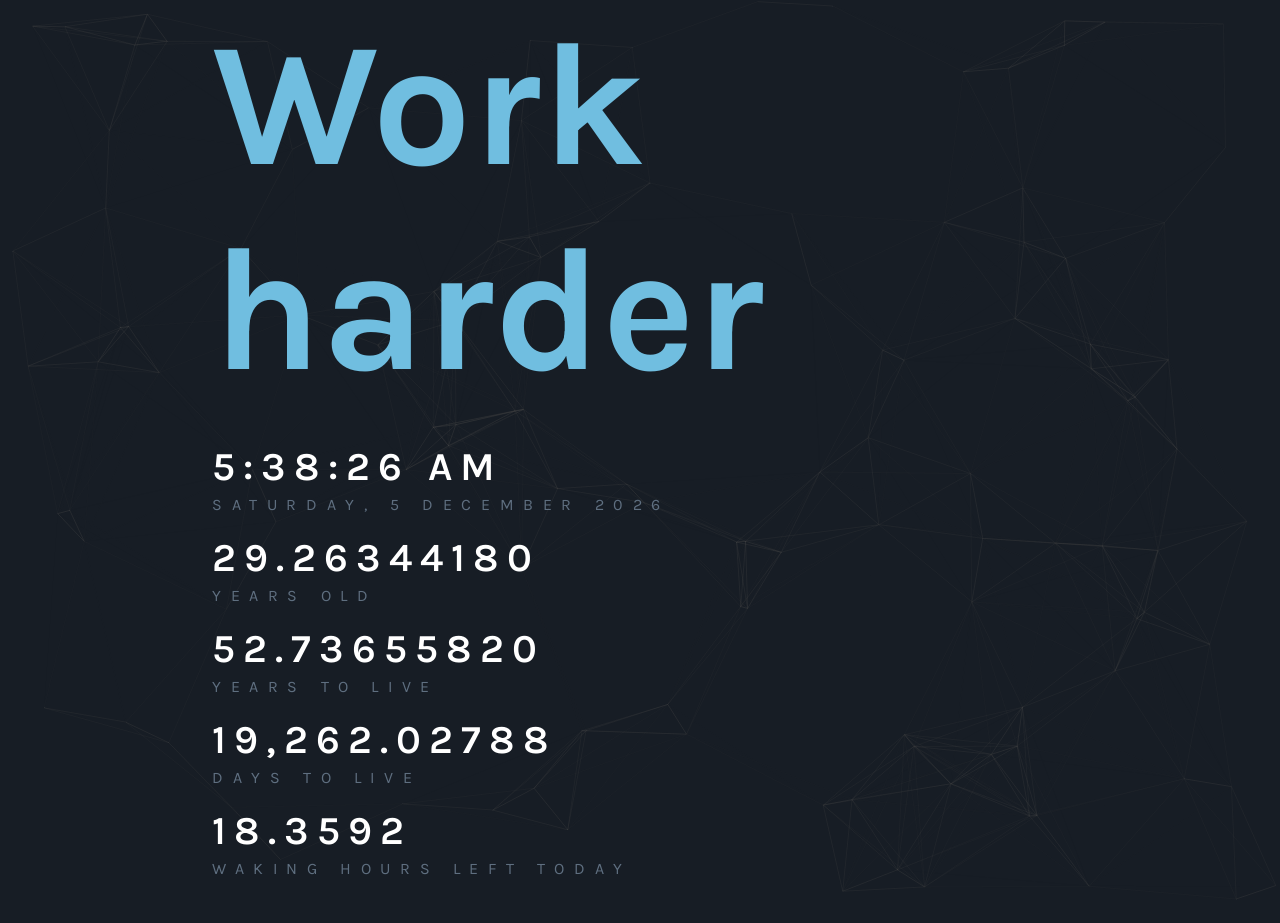
<file: index.html>
<!DOCTYPE html>
<html lang="en">

<head>
  <meta charset="utf-8">
  <meta name="theme-color" content="#1d1d1d">
  <meta name="viewport" content="width=device-width, initial-scale=1">
  <title>Motivation</title>
  <link href="css/style.css" rel="stylesheet">
</head>

<body class="content">

  <div id="particles"></div>
  <main>
    <div class="wrapper">
      <section>
        <h1 class="heading">Work <b>harder</b></h1>
      </section>
      <section>
        <div id="currentTime"></div>
        <p id="currentDate"></p>
        <div id="age"></div>
        <p>years old</p>
        <div id="yearsToLive"></div>
        <p>years to live</p>
        <div id="daysToLive"></div>
        <p>days to live</p>
        <div id="hoursLeftToday"></div>
        <p>waking hours left today</p>
      </section>
    </div>
  </main>

  <script type="text/javascript" src="js/vars.js"></script>
  <script type="text/javascript" src="js/app.js"></script>
  <script type="text/javascript" src="js/particles.js"></script>

</body>

</html>
</file>
<file: css/style.css>
@import url(http://fonts.googleapis.com/css?family=Karla:400,700);

/* Basic */
html, body {
  margin: 0;
  padding: 0;
  height: 100%;
  width: 100%;
  overflow: hidden;
}
* {
  margin: 0;
  padding: 0;
  -webkit-touch-callout: none;
  -webkit-user-select: none;
  user-select: none;
  -webkit-font-smoothing: antialiased;
}
body {
  font-family: 'BlinkMacSystemFont', Karla;
  background: #171D25;
  color: #f9f9f9;
  cursor: default;
}

/* Flexbox */
main {
  position: absolute;
  top: 50%;
  left: 50%;
  -webkit-transform: translate(-50%, -50%);
     -moz-transform: translate(-50%, -50%);
      -ms-transform: translate(-50%, -50%);
       -o-transform: translate(-50%, -50%);
          transform: translate(-50%, -50%);
  text-align: left;
  width: 100%;
}
section {
  margin: 20px;
  padding-top: 5px;
  padding-bottom: 5px;
  padding-right: 15%;
  padding-left: 15%;
}
#particles {
  height: 100%;
  width: 100%;
  z-index: -1;
  position: absolute;
  top: 0;
}

/* Header (first flex item) */
.heading {
  font-size: 11em;
  color: #70bee0;
}

/* Time stuff */
section p {
  font-size: 2.1em;
  font-weight: 400;
  color: #5F6F80;
  text-transform: uppercase;
  font-size: 16px;
  letter-spacing: 0.6em;
  margin-top: 5px;
  margin-bottom: 20px;
}
section div {
  color: #FFFFFF;
  font-size: 2.5em;
  letter-spacing: 0.2em;
  font-weight: 600;
}

/* Animations */
@-webkit-keyframes fadeInUp {
  0% {
		opacity:0;
		-webkit-transform:translate3d(0,20px,0);
		transform:translate3d(0,20px,0);
	}
	100% {
		opacity:1;
		-webkit-transform:none;
		transform:none;
	}
}

@keyframes fadeInUp {
  0% {
		opacity:0;
		-webkit-transform:translate3d(0,20px,0);
		transform:translate3d(0,20px,0);
	}
	100% {
		opacity:1;
		-webkit-transform:none;
		transform:none;
	}
}
section {
  -webkit-animation-name: fadeInUp;
  animation-name: fadeInUp;
  -webkit-animation-duration: .3s;
  animation-duration: .3s;
  -webkit-animation-fill-mode: both;
  animation-fill-mode: both;
}
section:first-child {
  -webkit-animation-delay: 0.1s;
  animation-delay: 0.1s;
}
section:nth-child(2) {
  -webkit-animation-delay: 0.15s;
  animation-delay: 0.15s;
}
section:nth-child(3) {
  -webkit-animation-delay: 0.2s;
  animation-delay: 0.2s;
}
section:nth-child(4) {
  -webkit-animation-delay: 0.25s;
  animation-delay: 0.25s;
}

/* Media queries */
@media screen and (max-width: 1000px) {
  .heading {
    font-size: 8em;
  }
}
@media screen and (max-width: 700px) {
  .heading {
    font-size: 6em;
  }
  section:nth-child(3) {
    font-size: 1.7em;
  }
  section:nth-child(4) p {
    font-size: 1.5em;
  }
}
</file>
